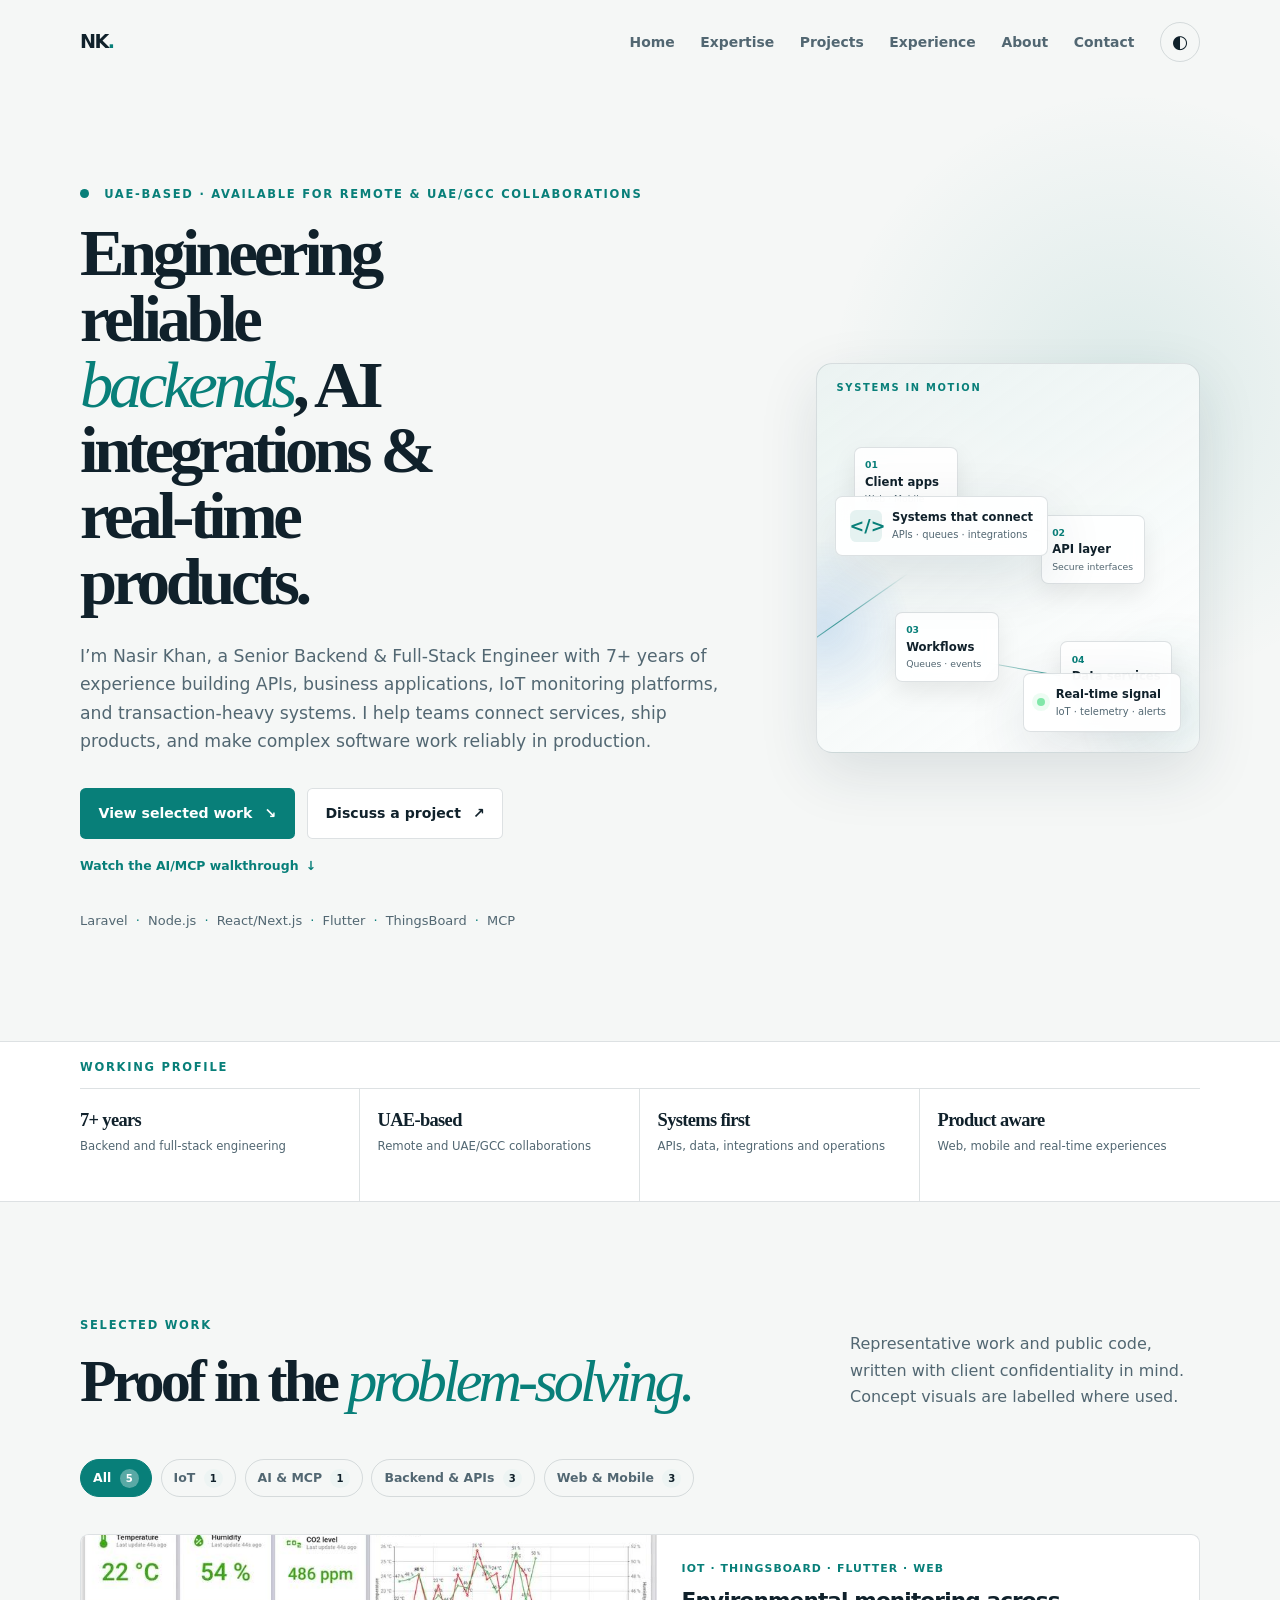
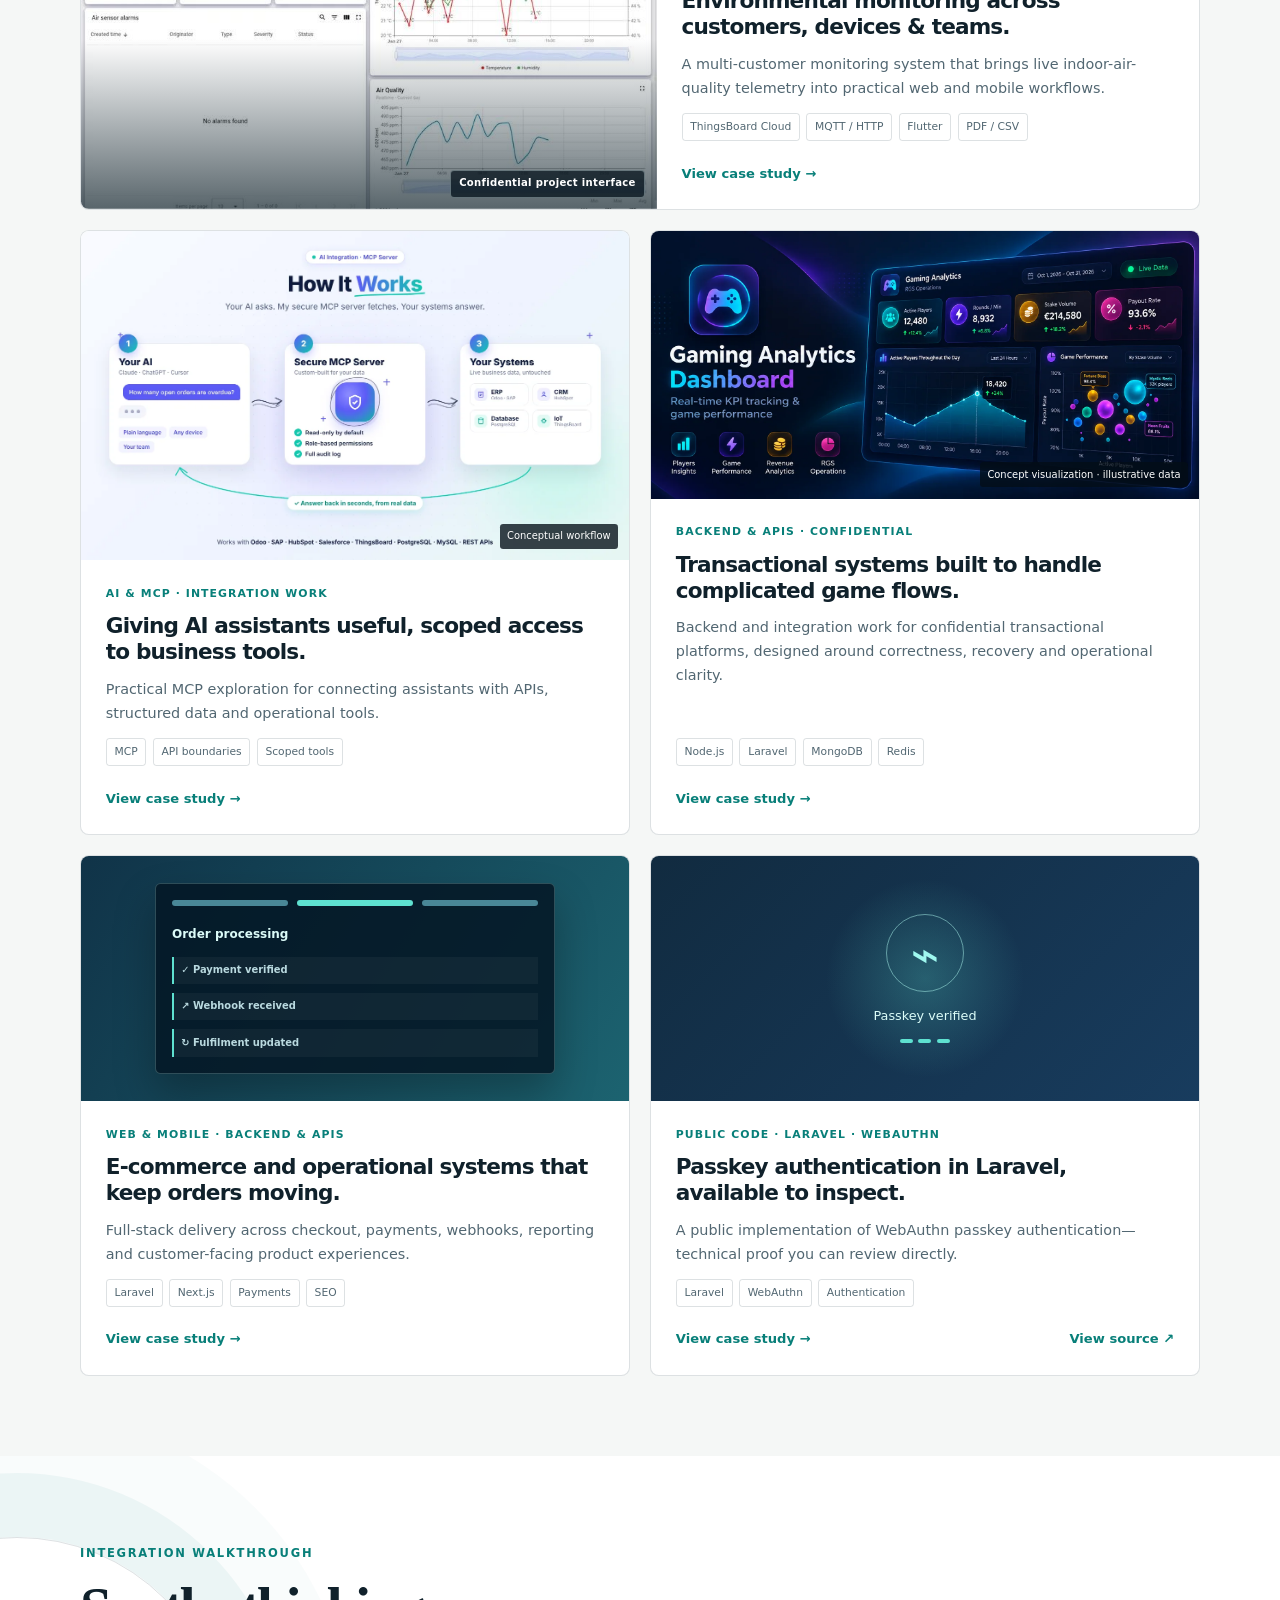
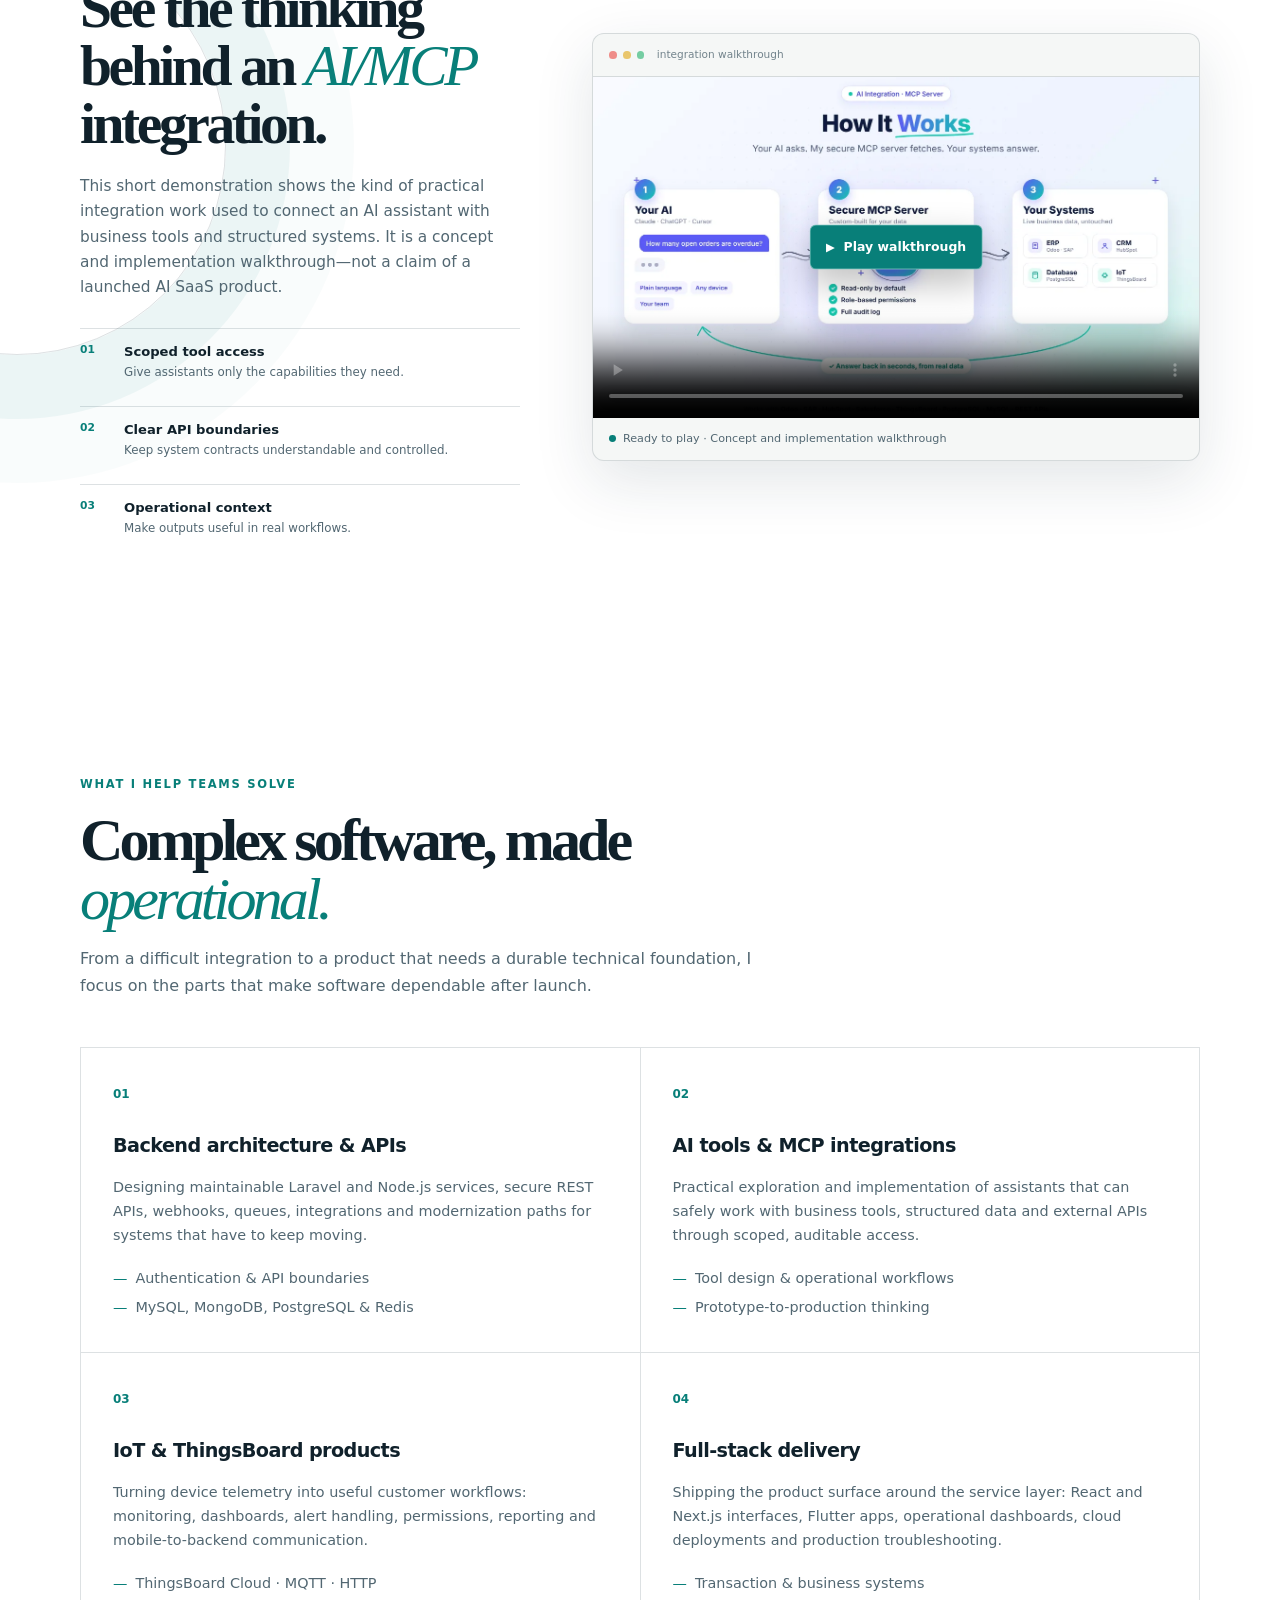
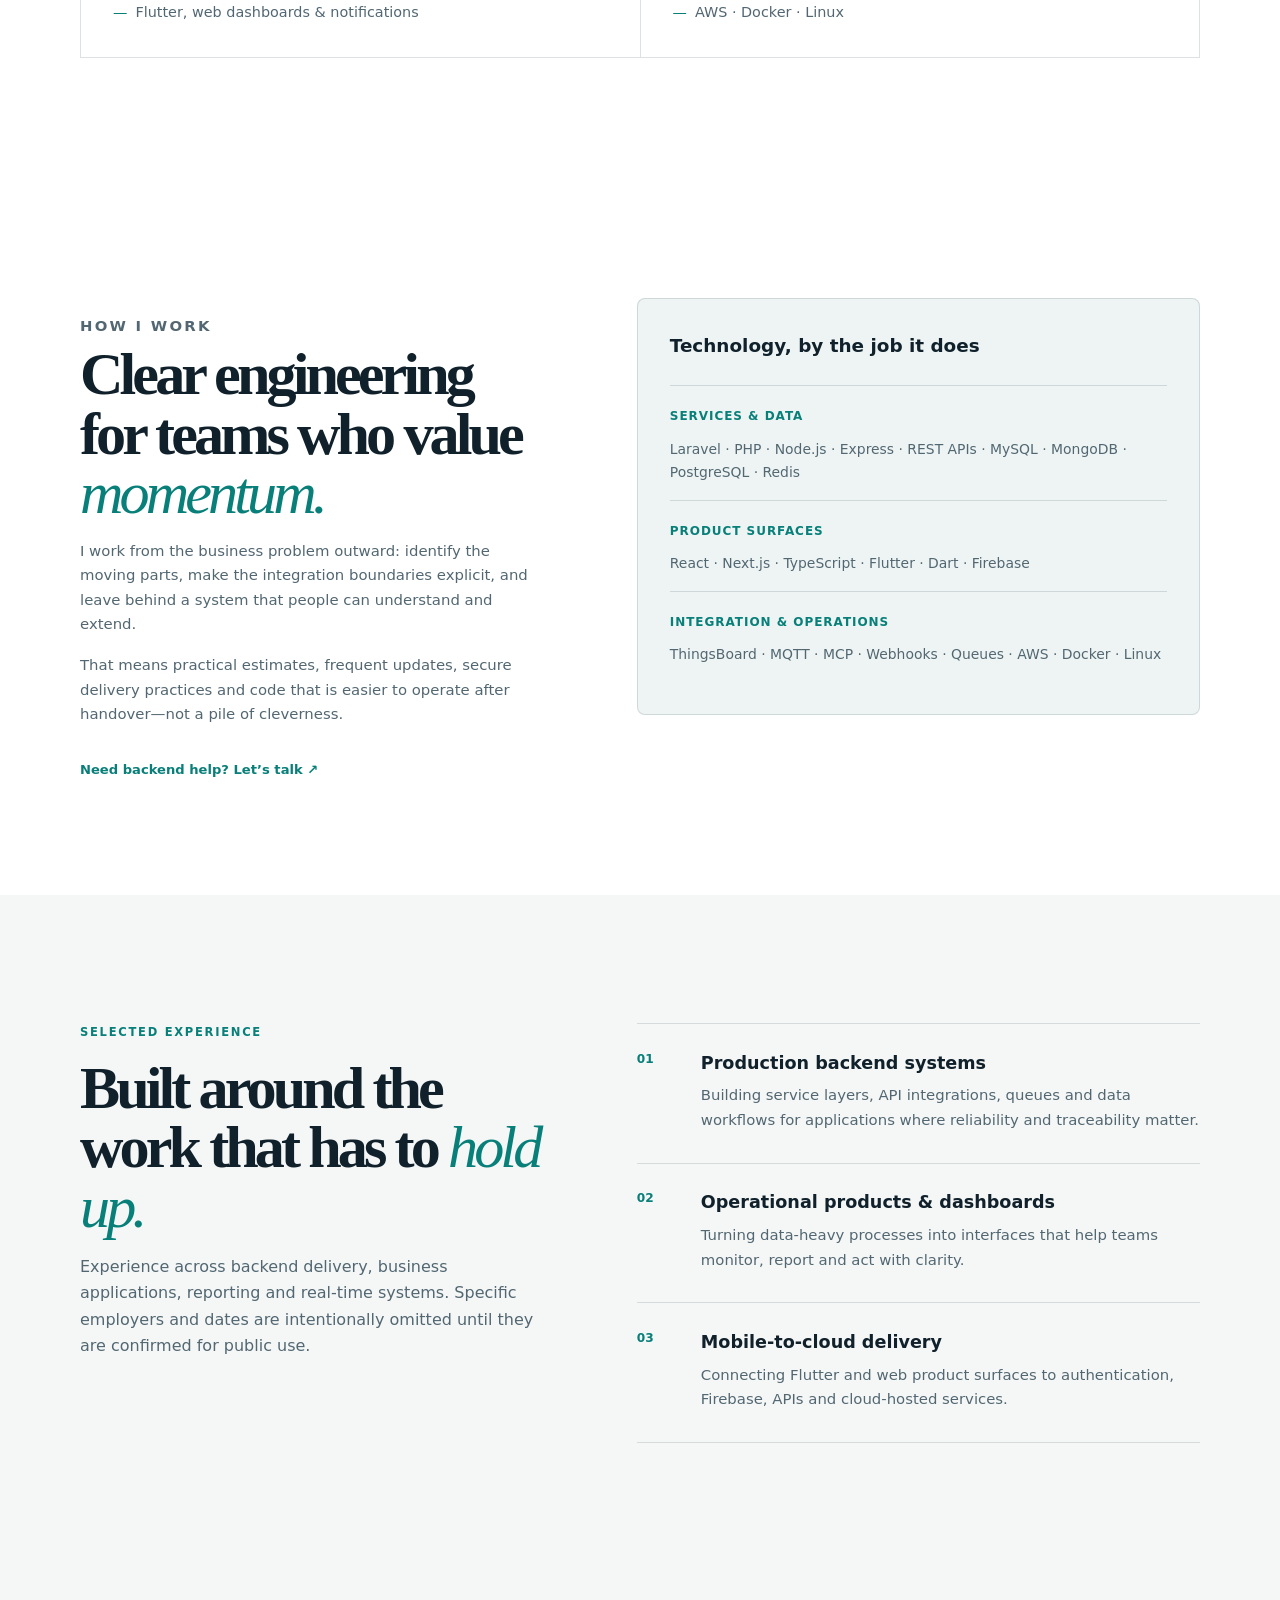
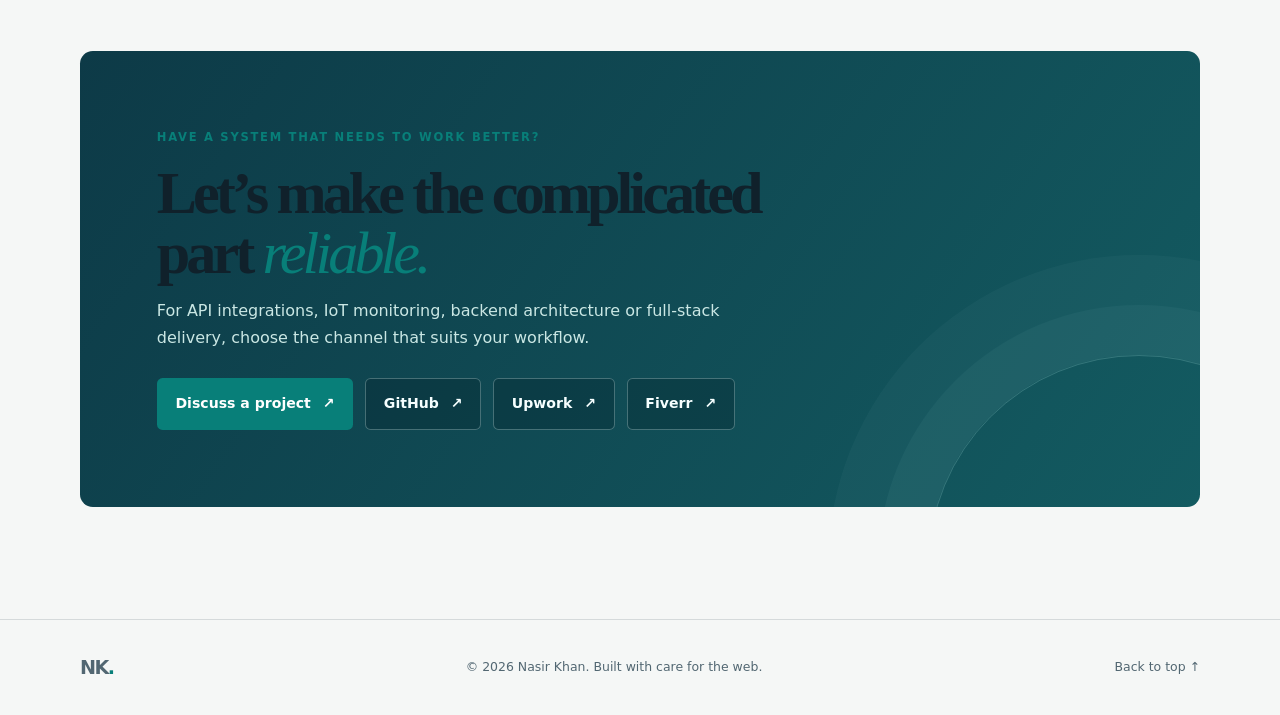
<file: index.html>
<!doctype html>
<html lang="en">
<head>
  <meta charset="utf-8">
  <meta name="viewport" content="width=device-width, initial-scale=1">
  <meta name="robots" content="index,follow">
  <meta name="author" content="Nasir Khan">
  <meta name="description" content="Nasir Khan is a UAE-based Senior Backend &amp; Full-Stack Engineer building reliable APIs, AI integrations, IoT products and transaction-heavy systems.">
  <meta name="keywords" content="Nasir Khan, senior backend engineer, full-stack engineer, Laravel, Node.js, API integrations, AI MCP, ThingsBoard, Flutter, Dubai">
  <link rel="canonical" href="https://nasirkhan-259.github.io/">
  <link rel="alternate" hreflang="en" href="https://nasirkhan-259.github.io/">
  <link rel="icon" href="favicon.ico" sizes="any">
  <meta name="theme-color" content="#071725">
  <meta property="og:type" content="website">
  <meta property="og:site_name" content="Nasir Khan">
  <meta property="og:title" content="Nasir Khan — Senior Backend &amp; Full-Stack Engineer">
  <meta property="og:description" content="Reliable backends, AI integrations and real-time products for teams that need complex software to work in production.">
  <meta property="og:url" content="https://nasirkhan-259.github.io/">
  <meta property="og:image" content="https://nasirkhan-259.github.io/assets/images/avatar-illustration.webp">
  <meta property="og:image:alt" content="Illustrated portrait of Nasir Khan">
  <meta name="twitter:card" content="summary_large_image">
  <meta name="twitter:title" content="Nasir Khan — Senior Backend &amp; Full-Stack Engineer">
  <meta name="twitter:description" content="Reliable backends, AI integrations and real-time products.">
  <meta name="twitter:image" content="https://nasirkhan-259.github.io/assets/images/avatar-illustration.webp">
  <meta name="google-site-verification" content="qseY1aijwnoF18JBjq2VQHe3jVS2VEtaCmof2lwBsc0">
  <title>Nasir Khan — Senior Backend &amp; Full-Stack Engineer</title>
  <script>document.documentElement.dataset.theme=localStorage.getItem('theme')||((matchMedia('(prefers-color-scheme: light)').matches)?'light':'dark');</script>
  <link rel="stylesheet" href="style.css">
  <link rel="stylesheet" href="a11y.css">
  <link rel="stylesheet" href="motion.css">
  <link rel="stylesheet" href="showcase.css">
  <link rel="stylesheet" href="structure.css">
  <script type="application/ld+json">
  {"@context":"https://schema.org","@type":"Person","name":"Nasir Khan","url":"https://nasirkhan-259.github.io/","jobTitle":"Senior Backend & Full-Stack Engineer","description":"UAE-based engineer building APIs, AI integrations, IoT products and transaction-heavy systems.","sameAs":["https://www.linkedin.com/in/nasir-developer/","https://github.com/Nasirkhan-259","https://www.upwork.com/freelancers/~016ed52f5144f20405","https://www.fiverr.com/nasirkhan259"]}
  </script>
</head>
<body class="no-js">
  <a class="skip-link" href="#main-content">Skip to content</a>
  <header class="site-header" data-header>
    <nav class="container nav" aria-label="Primary navigation">
      <a class="wordmark" href="#home" aria-label="Nasir Khan, home">NK<span>.</span></a>
      <button class="menu-toggle" type="button" aria-expanded="false" aria-controls="primary-menu"><span class="sr-only">Open navigation</span><span aria-hidden="true"></span><span aria-hidden="true"></span></button>
      <div class="nav-panel" id="primary-menu"><a href="#home">Home</a><a href="#expertise">Expertise</a><a href="#projects">Projects</a><a href="#experience">Experience</a><a href="#about">About</a><a href="#contact">Contact</a><button class="theme-toggle" type="button" aria-label="Switch to light theme" aria-pressed="false"><span aria-hidden="true">◐</span></button></div>
    </nav>
  </header>
  <main id="main-content">
    <section id="home" class="hero section"><div class="container hero-grid"><div class="hero-copy reveal"><p class="eyebrow"><span></span> UAE-based · available for remote &amp; UAE/GCC collaborations</p><h1>Engineering reliable <em>backends</em>, AI integrations &amp; real-time products.</h1><p class="hero-lede">I’m Nasir Khan, a Senior Backend &amp; Full-Stack Engineer with 7+ years of experience building APIs, business applications, IoT monitoring platforms, and transaction-heavy systems. I help teams connect services, ship products, and make complex software work reliably in production.</p><div class="hero-actions"><a class="button button-primary" href="#projects">View selected work <span aria-hidden="true">↘</span></a><a class="button button-secondary" href="https://www.linkedin.com/in/nasir-developer/" target="_blank" rel="noopener noreferrer">Discuss a project <span aria-hidden="true">↗</span></a></div><p class="technology-line">Laravel <i>·</i> Node.js <i>·</i> React/Next.js <i>·</i> Flutter <i>·</i> ThingsBoard <i>·</i> MCP</p></div><div class="hero-visual reveal delay-1" role="img" aria-label="A conceptual engineering workflow connecting client apps, an API layer, automated workflows and data services"><div class="orb orb-one"></div><div class="orb orb-two"></div><div class="architecture-map" aria-hidden="true"><div class="map-node map-client"><span>01</span><b>Client apps</b><small>Web · Mobile</small></div><div class="map-node map-api"><span>02</span><b>API layer</b><small>Secure interfaces</small></div><div class="map-node map-flow"><span>03</span><b>Workflows</b><small>Queues · events</small></div><div class="map-node map-data"><span>04</span><b>Data services</b><small>Systems of record</small></div><i class="map-route route-one"></i><i class="map-route route-two"></i><i class="map-route route-three"></i></div><div class="floating-card card-api"><span class="code-mark">&lt;/&gt;</span><div><b>Systems that connect</b><small>APIs · queues · integrations</small></div></div><div class="floating-card card-signal"><span class="pulse-dot"></span><div><b>Real-time signal</b><small>IoT · telemetry · alerts</small></div></div></div></div></section>
    <section id="expertise" class="section section-muted"><div class="container"><div class="section-heading reveal"><p class="eyebrow">What I help teams solve</p><h2>Complex software, made <em>operational.</em></h2><p>From a difficult integration to a product that needs a durable technical foundation, I focus on the parts that make software dependable after launch.</p></div><div class="service-grid"><article class="service-card reveal"><span class="service-number">01</span><h3>Backend architecture &amp; APIs</h3><p>Designing maintainable Laravel and Node.js services, secure REST APIs, webhooks, queues, integrations and modernization paths for systems that have to keep moving.</p><ul><li>Authentication &amp; API boundaries</li><li>MySQL, MongoDB, PostgreSQL &amp; Redis</li></ul></article><article class="service-card reveal delay-1"><span class="service-number">02</span><h3>AI tools &amp; MCP integrations</h3><p>Practical exploration and implementation of assistants that can safely work with business tools, structured data and external APIs through scoped, auditable access.</p><ul><li>Tool design &amp; operational workflows</li><li>Prototype-to-production thinking</li></ul></article><article class="service-card reveal delay-2"><span class="service-number">03</span><h3>IoT &amp; ThingsBoard products</h3><p>Turning device telemetry into useful customer workflows: monitoring, dashboards, alert handling, permissions, reporting and mobile-to-backend communication.</p><ul><li>ThingsBoard Cloud · MQTT · HTTP</li><li>Flutter, web dashboards &amp; notifications</li></ul></article><article class="service-card reveal"><span class="service-number">04</span><h3>Full-stack delivery</h3><p>Shipping the product surface around the service layer: React and Next.js interfaces, Flutter apps, operational dashboards, cloud deployments and production troubleshooting.</p><ul><li>Transaction &amp; business systems</li><li>AWS · Docker · Linux</li></ul></article></div></div></section>
    <section id="projects" class="section projects-section"><div class="container"><div class="section-heading split-heading reveal"><div><p class="eyebrow">Selected work</p><h2>Proof in the <em>problem-solving.</em></h2></div><p>Representative work and public code, written with client confidentiality in mind. Concept visuals are labelled where used.</p></div><div class="filter-bar reveal" role="toolbar" aria-label="Filter case studies"><button class="filter-chip is-active" type="button" data-filter="all" aria-pressed="true">All <span>5</span></button><button class="filter-chip" type="button" data-filter="iot" aria-pressed="false">IoT <span>1</span></button><button class="filter-chip" type="button" data-filter="ai" aria-pressed="false">AI &amp; MCP <span>1</span></button><button class="filter-chip" type="button" data-filter="backend" aria-pressed="false">Backend &amp; APIs <span>3</span></button><button class="filter-chip" type="button" data-filter="web" aria-pressed="false">Web &amp; Mobile <span>3</span></button></div><p class="filter-status sr-only" aria-live="polite"></p><div class="project-grid">
      <article class="project-card project-featured reveal" data-category="iot web"><div class="project-art iot-art" role="img" aria-label="Abstract visualisation of connected environmental sensors and live telemetry"><div class="iot-screen"><span>LIVE ENVIRONMENT</span><b>23.4°</b><div class="mini-chart"><i></i><i></i><i></i><i></i><i></i><i></i><i></i></div></div><div class="iot-node node-a"></div><div class="iot-node node-b"></div><div class="iot-line"></div></div><div class="project-body"><p class="project-kicker">IoT · ThingsBoard · Flutter · Web</p><h3>Environmental monitoring across customers, devices &amp; teams.</h3><p>A multi-customer monitoring system that brings live indoor-air-quality telemetry into practical web and mobile workflows.</p><ul class="tag-list"><li>ThingsBoard Cloud</li><li>MQTT / HTTP</li><li>Flutter</li><li>PDF / CSV</li></ul><a class="case-link" href="#iot-case" data-case="iot-case">View case study <span aria-hidden="true">→</span></a></div></article>
      <article class="project-card reveal delay-1" data-category="ai backend"><figure class="project-image"><img src="assets/images/ai-mcp-workflow.webp" width="1280" height="769" alt="Conceptual diagram showing an AI assistant connected to business tools through MCP" loading="lazy"><figcaption>Conceptual workflow</figcaption></figure><div class="project-body"><p class="project-kicker">AI &amp; MCP · Integration work</p><h3>Giving AI assistants useful, scoped access to business tools.</h3><p>Practical MCP exploration for connecting assistants with APIs, structured data and operational tools.</p><ul class="tag-list"><li>MCP</li><li>API boundaries</li><li>Scoped tools</li></ul><a class="case-link" href="#ai-case" data-case="ai-case">View case study <span aria-hidden="true">→</span></a></div></article>
      <article class="project-card reveal" data-category="backend"><figure class="project-image"><img src="assets/images/gaming-analytics-hero.webp" width="1600" height="781" alt="Illustrative operations analytics dashboard concept" loading="lazy"><figcaption>Concept visualization · illustrative data</figcaption></figure><div class="project-body"><p class="project-kicker">Backend &amp; APIs · Confidential</p><h3>Transactional systems built to handle complicated game flows.</h3><p>Backend and integration work for confidential transactional platforms, designed around correctness, recovery and operational clarity.</p><ul class="tag-list"><li>Node.js</li><li>Laravel</li><li>MongoDB</li><li>Redis</li></ul><a class="case-link" href="#gaming-case" data-case="gaming-case">View case study <span aria-hidden="true">→</span></a></div></article>
      <article class="project-card reveal delay-1" data-category="web backend"><div class="project-art commerce-art" role="img" aria-label="Abstract illustration of connected commerce operations"><div class="commerce-window"><div></div><div></div><div></div><span>Order processing</span><b>✓ Payment verified</b><b>↗ Webhook received</b><b>↻ Fulfilment updated</b></div></div><div class="project-body"><p class="project-kicker">Web &amp; Mobile · Backend &amp; APIs</p><h3>E-commerce and operational systems that keep orders moving.</h3><p>Full-stack delivery across checkout, payments, webhooks, reporting and customer-facing product experiences.</p><ul class="tag-list"><li>Laravel</li><li>Next.js</li><li>Payments</li><li>SEO</li></ul><a class="case-link" href="#commerce-case" data-case="commerce-case">View case study <span aria-hidden="true">→</span></a></div></article>
      <article class="project-card project-code reveal" data-category="web backend"><div class="project-art passkey-art" role="img" aria-label="Illustration of a passkey authentication flow"><span class="lock-icon">⌁</span><p>Passkey verified</p><div class="passkey-line"><i></i><i></i><i></i></div></div><div class="project-body"><p class="project-kicker">Public code · Laravel · WebAuthn</p><h3>Passkey authentication in Laravel, available to inspect.</h3><p>A public implementation of WebAuthn passkey authentication—technical proof you can review directly.</p><ul class="tag-list"><li>Laravel</li><li>WebAuthn</li><li>Authentication</li></ul><div class="case-actions"><a class="case-link" href="#passkey-case" data-case="passkey-case">View case study <span aria-hidden="true">→</span></a><a class="source-link" href="https://github.com/Nasirkhan-259/laravel-webauthn" target="_blank" rel="noopener noreferrer">View source <span aria-hidden="true">↗</span></a></div></div></article>
    </div></div></section>
    <section id="case-study-details" class="section section-muted" aria-label="Detailed case studies"><div class="container"><div class="section-heading"><p class="eyebrow">Case-study details</p><h2>The engineering behind the <em>work.</em></h2><p>These details remain visible even when JavaScript is unavailable. Select “View case study” above to read them in a focused dialog.</p></div><div class="case-detail-list">
      <article id="iot-case" class="case-detail"><p class="project-kicker">IoT · ThingsBoard · Flutter · Web</p><h3>IoT environmental monitoring</h3><div><section><h4>Problem</h4><p>Live temperature, humidity, CO₂, PM2.5 and other indoor-air-quality readings need to become clear, manageable workflows across different customers and devices.</p></section><section><h4>Approach</h4><p>Structured ThingsBoard Cloud telemetry alongside web and mobile experiences for historical charts, configurable thresholds and role-aware device visibility.</p></section><section><h4>Engineering work</h4><p>Alert acknowledgement and snooze flows, notifications, reporting and API-driven interfaces designed to make operational follow-up straightforward.</p></section><section><h4>Outcome</h4><p>A focused monitoring foundation for turning device signals into usable information and actions. Client branding is intentionally not shown.</p></section></div><p class="detail-stack"><b>Technical stack:</b> ThingsBoard Cloud, MQTT, HTTP, Flutter, web interfaces, PDF/CSV reporting</p></article>
      <article id="ai-case" class="case-detail"><p class="project-kicker">AI &amp; MCP · Prototype / integration work</p><h3>AI business-system integration</h3><div><section><h4>Problem</h4><p>Assistants are only useful when they can operate within real business context without exposing broad or unsafe access to systems.</p></section><section><h4>Approach</h4><p>Exploration of Model Context Protocol connections between assistants, ThingsBoard, structured databases and external APIs.</p></section><section><h4>Engineering work</h4><p>Thinking through scoped tools, API boundaries, structured responses and operational workflows that keep the integration understandable and controllable.</p></section><section><h4>Outcome</h4><p>Practical prototype and integration work—not a claim of a launched AI SaaS or production RAG/agent product.</p></section></div><p class="detail-stack"><b>Technical stack:</b> MCP, APIs, structured databases, ThingsBoard, tool access design</p></article>
      <article id="gaming-case" class="case-detail"><p class="project-kicker">Backend &amp; APIs · Confidential work</p><h3>High-volume transaction and gaming backends</h3><div><section><h4>Problem</h4><p>Transactional platforms need consistent handling of provider interactions, balances, bet/win/rollback flows and operations reporting—without losing track of edge cases.</p></section><section><h4>Approach</h4><p>Integration-oriented backend work focused on clear transaction paths, recovery-aware processing and operational visibility.</p></section><section><h4>Engineering work</h4><p>Provider API integrations, wallet and balance operations, bonus and tournament workflows, queues, currency/reporting logic and analytics dashboards.</p></section><section><h4>Outcome</h4><p>Robustness and integration design for confidential systems. No client names, endpoints, production figures or real player data are disclosed.</p></section></div><p class="detail-stack"><b>Technical stack:</b> Laravel, Node.js, MongoDB, Redis, queues, operational analytics</p></article>
      <article id="commerce-case" class="case-detail"><p class="project-kicker">Web &amp; Mobile · Backend &amp; APIs</p><h3>E-commerce and operational systems</h3><div><section><h4>Problem</h4><p>Commerce operations involve connected journeys: checkout, payment confirmation, order processing, reporting, customer experiences and production support.</p></section><section><h4>Approach</h4><p>Build service layers and interfaces around dependable workflow transitions, webhooks and real operational needs.</p></section><section><h4>Engineering work</h4><p>Laravel checkout workflows, payment integrations, webhook handling, reporting, SEO and deployment; Next.js administrative and customer-facing experiences where appropriate.</p></section><section><h4>Outcome</h4><p>Maintainable full-stack foundations for commercial operations, without disclosing confidential business details or unverified outcomes.</p></section></div><p class="detail-stack"><b>Technical stack:</b> Laravel, Next.js, payments, webhooks, reporting, deployment</p></article>
      <article id="passkey-case" class="case-detail"><p class="project-kicker">Public code · Laravel · WebAuthn</p><h3>Laravel Passkeys / WebAuthn</h3><div><section><h4>Problem</h4><p>Teams exploring passwordless authentication need a concrete, inspectable implementation rather than an abstract feature list.</p></section><section><h4>Approach</h4><p>A public Laravel repository implementing WebAuthn passkey authentication.</p></section><section><h4>Engineering work</h4><p>Public-source implementation focused on bringing modern passkey flows into a Laravel application.</p></section><section><h4>Outcome</h4><p>Verifiable technical work that can be reviewed directly on GitHub.</p></section></div><p class="detail-stack"><b>Technical stack:</b> Laravel, WebAuthn, passkeys, authentication</p><a class="button button-primary" href="https://github.com/Nasirkhan-259/laravel-webauthn" target="_blank" rel="noopener noreferrer">View source code <span aria-hidden="true">↗</span></a></article>
    </div></div></section>
    <section id="experience" class="section"><div class="container experience-layout"><div class="section-heading reveal"><p class="eyebrow">Selected experience</p><h2>Built around the work that has to <em>hold up.</em></h2><p>Experience across backend delivery, business applications, reporting and real-time systems. Specific employers and dates are intentionally omitted until they are confirmed for public use.</p></div><div class="experience-list reveal delay-1"><article><span>01</span><div><h3>Production backend systems</h3><p>Building service layers, API integrations, queues and data workflows for applications where reliability and traceability matter.</p></div></article><article><span>02</span><div><h3>Operational products &amp; dashboards</h3><p>Turning data-heavy processes into interfaces that help teams monitor, report and act with clarity.</p></div></article><article><span>03</span><div><h3>Mobile-to-cloud delivery</h3><p>Connecting Flutter and web product surfaces to authentication, Firebase, APIs and cloud-hosted services.</p></div></article></div></div></section>
    <section id="about" class="section section-muted"><div class="container about-grid"><div class="about-statement reveal"><p class="eyebrow">How I work</p><h2>Clear engineering for teams who value <em>momentum.</em></h2><p>I work from the business problem outward: identify the moving parts, make the integration boundaries explicit, and leave behind a system that people can understand and extend.</p><p>That means practical estimates, frequent updates, secure delivery practices and code that is easier to operate after handover—not a pile of cleverness.</p><a class="text-link" href="https://www.upwork.com/freelancers/~016ed52f5144f20405" target="_blank" rel="noopener noreferrer">Need backend help? Let’s talk <span aria-hidden="true">↗</span></a></div><div class="stack-panel reveal delay-1"><h3>Technology, by the job it does</h3><div class="stack-group"><b>Services &amp; data</b><p>Laravel · PHP · Node.js · Express · REST APIs · MySQL · MongoDB · PostgreSQL · Redis</p></div><div class="stack-group"><b>Product surfaces</b><p>React · Next.js · TypeScript · Flutter · Dart · Firebase</p></div><div class="stack-group"><b>Integration &amp; operations</b><p>ThingsBoard · MQTT · MCP · Webhooks · Queues · AWS · Docker · Linux</p></div></div></div></section>
    <section id="contact" class="section contact-section"><div class="container contact-card reveal"><p class="eyebrow">Have a system that needs to work better?</p><h2>Let’s make the complicated part <em>reliable.</em></h2><p>For API integrations, IoT monitoring, backend architecture or full-stack delivery, choose the channel that suits your workflow.</p><div class="contact-links"><a class="button button-primary" href="https://www.linkedin.com/in/nasir-developer/" target="_blank" rel="noopener noreferrer">Discuss a project <span aria-hidden="true">↗</span></a><a class="button button-secondary" href="https://github.com/Nasirkhan-259" target="_blank" rel="noopener noreferrer">GitHub <span aria-hidden="true">↗</span></a><a class="button button-secondary" href="https://www.upwork.com/freelancers/~016ed52f5144f20405" target="_blank" rel="noopener noreferrer">Upwork <span aria-hidden="true">↗</span></a><a class="button button-secondary" href="https://www.fiverr.com/nasirkhan259" target="_blank" rel="noopener noreferrer">Fiverr <span aria-hidden="true">↗</span></a></div></div></section>
    <section id="mcp-demo" class="section demo-section"><div class="container demo-layout"><div class="demo-copy reveal"><p class="eyebrow">Integration walkthrough</p><h2>See the thinking behind an <em>AI/MCP</em> integration.</h2><p>This short demonstration shows the kind of practical integration work used to connect an AI assistant with business tools and structured systems. It is a concept and implementation walkthrough—not a claim of a launched AI SaaS product.</p><div class="demo-principles"><div><span>01</span><b>Scoped tool access</b><small>Give assistants only the capabilities they need.</small></div><div><span>02</span><b>Clear API boundaries</b><small>Keep system contracts understandable and controlled.</small></div><div><span>03</span><b>Operational context</b><small>Make outputs useful in real workflows.</small></div></div></div><div class="demo-stage reveal delay-1"><div class="demo-browser"><div class="browser-chrome" aria-hidden="true"><i></i><i></i><i></i><span>integration walkthrough</span></div><div class="video-wrap"><video class="mcp-video" controls playsinline preload="metadata" poster="assets/images/ai-mcp-workflow.webp" aria-describedby="video-status"><source src="ai-integration-mcp-server-intro.mp4" type="video/mp4"><p>Your browser does not support this video. <a href="ai-integration-mcp-server-intro.mp4">Download the MP4 walkthrough</a>.</p></video><button class="video-play" type="button" aria-label="Play the AI and MCP integration walkthrough"><span aria-hidden="true">▶</span> Play walkthrough</button></div><p class="video-status" id="video-status" aria-live="polite">Ready to play · Concept and implementation walkthrough</p></div></div></div></section>
    <section id="proof" class="proof-section" aria-label="Working profile"><div class="container"><p class="eyebrow">Working profile</p><div class="proof-grid"><article><b>7+ years</b><span>Backend and full-stack engineering</span></article><article><b>UAE-based</b><span>Remote and UAE/GCC collaborations</span></article><article><b>Systems first</b><span>APIs, data, integrations and operations</span></article><article><b>Product aware</b><span>Web, mobile and real-time experiences</span></article></div></div></section>
  </main>
  <footer class="site-footer"><div class="container"><a class="wordmark" href="#home" aria-label="Back to top">NK<span>.</span></a><p>© <span data-year>2026</span> Nasir Khan. Built with care for the web.</p><a href="#home">Back to top ↑</a></div></footer>
  <dialog class="case-dialog" aria-labelledby="dialog-title"><div class="dialog-top"><p class="eyebrow">Selected work</p><button class="dialog-close" type="button" aria-label="Close case study">×</button></div><div class="dialog-content"></div></dialog>
  <script src="script.js" defer></script>
</body>
</html>
</file>
<file: style.css>
:root{--bg:#071725;--surface:#0b2031;--surface-2:#0f2b3e;--text:#f1f6f5;--muted:#aabcc3;--line:rgba(203,229,231,.16);--accent:#5ee1d0;--accent-ink:#062321;--accent-soft:rgba(94,225,208,.13);--shadow:0 24px 70px rgba(0,0,0,.23);--display:Georgia,'Times New Roman',serif;--sans:Inter,ui-sans-serif,system-ui,-apple-system,BlinkMacSystemFont,"Segoe UI",sans-serif;color-scheme:dark}
:root[data-theme="light"]{--bg:#f5f7f6;--surface:#fff;--surface-2:#edf4f3;--text:#10212b;--muted:#526772;--line:rgba(14,47,59,.14);--accent:#087f79;--accent-ink:#fff;--accent-soft:rgba(8,127,121,.1);--shadow:0 20px 60px rgba(24,51,62,.12);color-scheme:light}
*{box-sizing:border-box}html{scroll-behavior:smooth;scroll-padding-top:5.5rem}body{margin:0;background:var(--bg);color:var(--text);font:400 16px/1.65 var(--sans);-webkit-font-smoothing:antialiased;text-rendering:optimizeLegibility}img{display:block;max-width:100%}a{color:inherit;text-decoration:none}button{font:inherit}button,a{touch-action:manipulation}.container{width:min(1120px,calc(100% - 3rem));margin:auto}.section{padding:7rem 0}.section-muted{background:var(--surface)}.sr-only{position:absolute;width:1px;height:1px;padding:0;margin:-1px;overflow:hidden;clip:rect(0,0,0,0);white-space:nowrap;border:0}.skip-link{position:fixed;top:1rem;left:1rem;z-index:100;color:var(--accent-ink);background:var(--accent);padding:.65rem 1rem;border-radius:.4rem;transform:translateY(-200%)}.skip-link:focus{transform:none}.site-header{position:sticky;top:0;z-index:20;transition:background .2s,box-shadow .2s}.site-header.is-scrolled{background:color-mix(in srgb,var(--bg) 91%,transparent);box-shadow:0 1px 0 var(--line);backdrop-filter:blur(14px)}.nav{min-height:5.25rem;display:flex;align-items:center;justify-content:space-between;gap:2rem}.wordmark{font-weight:800;font-size:1.2rem;letter-spacing:-.08em}.wordmark span{color:var(--accent)}.nav-panel{display:flex;align-items:center;gap:1.6rem;color:var(--muted);font-size:.87rem;font-weight:600}.nav-panel a{transition:color .2s}.nav-panel a:hover,.nav-panel a:focus-visible{color:var(--accent)}.theme-toggle,.menu-toggle{border:0;color:var(--text);background:transparent;cursor:pointer}.theme-toggle{display:grid;place-items:center;border:1px solid var(--line);border-radius:50%;width:2.5rem;height:2.5rem;font-size:1.15rem}.theme-toggle:hover{border-color:var(--accent);color:var(--accent)}.menu-toggle{display:none}.eyebrow{margin:0 0 1rem;color:var(--accent);font-size:.72rem;font-weight:750;letter-spacing:.15em;text-transform:uppercase}.eyebrow span{display:inline-block;width:.55rem;height:.55rem;margin-right:.6rem;background:var(--accent);border-radius:50%}.hero{overflow:hidden;padding:6.3rem 0 6.8rem}.hero-grid{display:grid;grid-template-columns:1.1fr .9fr;align-items:center;gap:4.5rem}.hero h1,.section-heading h2,.about-statement h2,.contact-card h2{max-width:800px;margin:0;font:700 clamp(2.65rem,6vw,5.3rem)/.99 var(--display);letter-spacing:-.065em}.section-heading h2,.about-statement h2,.contact-card h2{font-size:clamp(2.3rem,4.7vw,4rem)}em{font-weight:400;color:var(--accent)}.hero-lede{max-width:650px;margin:1.65rem 0 2rem;color:var(--muted);font-size:1.08rem}.hero-actions,.contact-links,.case-actions{display:flex;flex-wrap:wrap;gap:.75rem}.button{display:inline-flex;align-items:center;justify-content:center;gap:.75rem;padding:.83rem 1.1rem;border:1px solid transparent;border-radius:.35rem;font-size:.88rem;font-weight:750;transition:transform .2s,background .2s,border .2s}.button:hover{transform:translateY(-2px)}.button-primary{color:var(--accent-ink);background:var(--accent)}.button-secondary{color:var(--text);border-color:var(--line);background:var(--surface)}.button-secondary:hover{border-color:var(--accent);background:var(--accent-soft)}.technology-line{margin:2rem 0 0;color:var(--muted);font-size:.81rem}.technology-line i{color:var(--accent);font-style:normal;padding:0 .25rem}.hero-visual{position:relative;min-height:430px;display:grid;place-items:center}.portrait-frame{position:relative;z-index:2;width:min(355px,80vw);padding:10px;background:linear-gradient(135deg,var(--accent),rgba(94,225,208,.14));border-radius:45% 45% 4rem 4rem;box-shadow:var(--shadow)}.portrait-frame img{aspect-ratio:1/1;object-fit:cover;border-radius:42% 42% 3.5rem 3.5rem;background:#133242}.portrait-frame p{position:absolute;bottom:-1.25rem;left:2.2rem;right:2.2rem;margin:0;padding:.55rem .7rem;background:var(--surface);border:1px solid var(--line);border-radius:.35rem;font-size:.71rem;font-weight:700;box-shadow:var(--shadow)}.status-dot,.pulse-dot{display:inline-block;width:.5rem;height:.5rem;border-radius:50%;background:var(--accent);margin-right:.4rem}.orb{position:absolute;border-radius:50%;filter:blur(1px);opacity:.7}.orb-one{width:260px;height:260px;background:radial-gradient(circle,var(--accent-soft),transparent 70%);top:0;right:0}.orb-two{width:220px;height:220px;background:radial-gradient(circle,rgba(49,122,205,.25),transparent 70%);bottom:0;left:0}.floating-card{position:absolute;z-index:3;display:flex;align-items:center;gap:.65rem;padding:.7rem .85rem;background:color-mix(in srgb,var(--surface) 92%,transparent);border:1px solid var(--line);border-radius:.45rem;box-shadow:var(--shadow);backdrop-filter:blur(10px);font-size:.72rem}.floating-card b,.floating-card small{display:block}.floating-card small{color:var(--muted);font-size:.62rem}.card-api{top:15%;left:-1rem}.card-signal{right:-1rem;bottom:15%}.code-mark{color:var(--accent);font-size:1.1rem;font-weight:800}.pulse-dot{margin:0;background:#81e7a9;box-shadow:0 0 0 5px rgba(129,231,169,.14)}.section-heading{max-width:700px;margin-bottom:3rem}.section-heading>p:last-child{color:var(--muted);margin:1.1rem 0 0}.split-heading{display:flex;max-width:none;align-items:end;justify-content:space-between;gap:3rem}.split-heading>p{max-width:350px}.service-grid{display:grid;grid-template-columns:repeat(2,1fr);border-top:1px solid var(--line);border-left:1px solid var(--line)}.service-card{min-height:280px;padding:2rem;border-right:1px solid var(--line);border-bottom:1px solid var(--line);transition:background .25s}.service-card:hover{background:var(--surface-2)}.service-number{color:var(--accent);font-size:.75rem;font-weight:800}.service-card h3{margin:1.5rem 0 .65rem;font-size:1.2rem;letter-spacing:-.03em}.service-card p,.service-card li{color:var(--muted);font-size:.9rem}.service-card ul{margin:1.2rem 0 0;padding:0;list-style:none}.service-card li+li{margin-top:.35rem}.service-card li::before{content:'—';padding-right:.5rem;color:var(--accent)}.filter-bar{display:flex;flex-wrap:wrap;gap:.55rem;margin:0 0 2.3rem}.filter-chip{padding:.5rem .75rem;border:1px solid var(--line);border-radius:99px;color:var(--muted);background:transparent;cursor:pointer;font-size:.78rem;font-weight:700}.filter-chip span{display:inline-grid;place-items:center;min-width:1.2rem;height:1.2rem;margin-left:.25rem;border-radius:50%;color:var(--text);background:var(--surface-2);font-size:.63rem}.filter-chip:hover,.filter-chip.is-active{color:var(--accent-ink);background:var(--accent);border-color:var(--accent)}.filter-chip.is-active span{color:var(--accent-ink);background:rgba(255,255,255,.33)}.project-grid{display:grid;grid-template-columns:repeat(2,1fr);gap:1.25rem}.project-card{display:flex;flex-direction:column;min-width:0;background:var(--surface);border:1px solid var(--line);border-radius:.55rem;overflow:hidden;transition:transform .25s,border .25s,box-shadow .25s}.project-card:hover{transform:translateY(-4px);border-color:color-mix(in srgb,var(--accent) 60%,var(--line));box-shadow:var(--shadow)}.project-card[hidden]{display:none}.project-featured{grid-column:span 2;display:grid;grid-template-columns:1.03fr .97fr}.project-art,.project-image{position:relative;min-height:245px;margin:0;overflow:hidden;background:#0c3442}.project-image img{width:100%;height:100%;object-fit:cover}.project-image figcaption{position:absolute;right:.7rem;bottom:.7rem;padding:.28rem .45rem;background:rgba(3,14,22,.78);color:#fff;border-radius:.2rem;font-size:.62rem}.project-body{display:flex;flex:1;flex-direction:column;padding:1.55rem}.project-kicker{margin:0 0 .65rem;color:var(--accent);font-size:.68rem;font-weight:800;letter-spacing:.1em;text-transform:uppercase}.project-body h3{margin:0;font-size:1.35rem;line-height:1.2;letter-spacing:-.04em}.project-body>p:not(.project-kicker){margin:.8rem 0;color:var(--muted);font-size:.9rem}.tag-list{display:flex;flex-wrap:wrap;gap:.4rem;margin:auto 0 1.35rem;padding:0;list-style:none}.tag-list li{padding:.25rem .48rem;color:var(--muted);border:1px solid var(--line);border-radius:.2rem;font-size:.67rem}.case-link,.source-link,.text-link{color:var(--accent);font-size:.82rem;font-weight:800}.case-link span,.source-link span,.text-link span{display:inline-block;transition:transform .2s}.case-link:hover span,.source-link:hover span,.text-link:hover span{transform:translateX(4px)}.case-actions{justify-content:space-between;align-items:center;margin-top:auto}.iot-art{background:radial-gradient(circle at 75% 28%,rgba(94,225,208,.2),transparent 30%),linear-gradient(135deg,#09293b,#0e5360)}.iot-screen{position:absolute;top:14%;left:13%;z-index:2;width:50%;padding:1rem;background:rgba(3,18,31,.85);border:1px solid rgba(133,233,222,.35);border-radius:.45rem;color:#c6f6f0;box-shadow:0 18px 45px rgba(0,0,0,.35)}.iot-screen span{display:block;color:#8db6bb;font-size:.55rem;letter-spacing:.1em}.iot-screen b{font-size:2.4rem}.mini-chart{display:flex;align-items:end;gap:5px;height:40px}.mini-chart i{width:10%;background:#5ee1d0;border-radius:2px}.mini-chart i:nth-child(1){height:26%}.mini-chart i:nth-child(2){height:46%}.mini-chart i:nth-child(3){height:38%}.mini-chart i:nth-child(4){height:66%}.mini-chart i:nth-child(5){height:54%}.mini-chart i:nth-child(6){height:83%}.mini-chart i:nth-child(7){height:66%}.iot-node{position:absolute;z-index:3;width:17px;height:17px;border:4px solid #d9fffa;background:var(--accent);border-radius:50%;box-shadow:0 0 0 8px rgba(94,225,208,.15)}.node-a{top:36%;right:19%}.node-b{right:11%;bottom:22%}.iot-line{position:absolute;right:14%;top:41%;width:26%;height:35%;border-right:1px dashed #5ee1d0;border-bottom:1px dashed #5ee1d0}.commerce-art{display:grid;place-items:center;background:linear-gradient(125deg,#103348,#1c6370)}.commerce-window{display:grid;grid-template-columns:repeat(3,1fr);gap:.55rem;width:73%;padding:1rem;background:rgba(4,23,37,.86);border:1px solid rgba(180,238,235,.24);border-radius:.35rem;box-shadow:0 20px 40px rgba(0,0,0,.27)}.commerce-window div{height:6px;border-radius:3px;background:#498797}.commerce-window div:nth-child(2){background:#5ee1d0}.commerce-window span{grid-column:span 3;margin:.6rem 0 .2rem;color:#dbfbf8;font-size:.75rem;font-weight:700}.commerce-window b{grid-column:span 3;padding:.35rem .45rem;border-left:2px solid #5ee1d0;color:#b9d9df;background:rgba(255,255,255,.04);font-size:.62rem}.passkey-art{display:grid;place-content:center;text-align:center;background:radial-gradient(circle at center,rgba(94,225,208,.25),transparent 33%),linear-gradient(135deg,#112b40,#183c5e)}.lock-icon{display:grid;place-items:center;width:78px;height:78px;margin:auto;border:1px solid rgba(171,246,238,.5);border-radius:50%;color:#9ff8ef;font-size:3rem}.passkey-art p{margin:.8rem 0;color:#dbfcf8;font-size:.8rem}.passkey-line{display:flex;justify-content:center;gap:.35rem}.passkey-line i{width:13px;height:4px;background:#5ee1d0;border-radius:2px}.js #case-study-details{display:none}.case-detail-list{display:grid;gap:1rem}.case-detail{padding:1.5rem;background:var(--bg);border:1px solid var(--line);border-radius:.45rem;scroll-margin-top:6rem}.case-detail h3{margin:.1rem 0 1.5rem;font-size:1.5rem}.case-detail>div{display:grid;grid-template-columns:repeat(4,1fr);gap:1.25rem}.case-detail h4{margin:0 0 .3rem;font-size:.76rem;color:var(--accent);text-transform:uppercase;letter-spacing:.08em}.case-detail section p,.detail-stack{margin:0;color:var(--muted);font-size:.85rem}.detail-stack{margin-top:1.3rem!important}.case-detail .button{margin-top:1.3rem}.experience-layout,.about-grid{display:grid;grid-template-columns:.9fr 1.1fr;gap:6rem;align-items:start}.experience-list{border-top:1px solid var(--line)}.experience-list article{display:grid;grid-template-columns:3rem 1fr;gap:1rem;padding:1.55rem 0;border-bottom:1px solid var(--line)}.experience-list span{color:var(--accent);font-size:.76rem;font-weight:800}.experience-list h3{margin:0 0 .35rem;font-size:1.1rem}.experience-list p,.about-statement>p{margin:.35rem 0;color:var(--muted);font-size:.93rem}.about-statement>p{max-width:550px;margin-top:1rem}.text-link{display:inline-block;margin-top:1.7rem}.stack-panel{padding:2rem;background:var(--surface-2);border:1px solid var(--line);border-radius:.5rem}.stack-panel h3{margin:0 0 1.5rem;font-size:1.15rem}.stack-group{padding:1rem 0;border-top:1px solid var(--line)}.stack-group b{font-size:.75rem;color:var(--accent);text-transform:uppercase;letter-spacing:.08em}.stack-group p{margin:.55rem 0 0;color:var(--muted);font-size:.87rem}.contact-section{padding-top:4rem}.contact-card{padding:clamp(2rem,6vw,5rem);background:linear-gradient(125deg,#0d3a47,#135b61);border-radius:.8rem;overflow:hidden;position:relative}.contact-card:after{content:'';position:absolute;width:420px;height:420px;right:-150px;bottom:-270px;border:1px solid rgba(200,255,250,.19);border-radius:50%;box-shadow:0 0 0 50px rgba(200,255,250,.04),0 0 0 100px rgba(200,255,250,.03)}.contact-card>*{position:relative;z-index:1}.contact-card h2{max-width:700px}.contact-card>p:not(.eyebrow){max-width:570px;margin:1rem 0 1.7rem;color:#cae7e4}.contact-card .button-secondary{background:rgba(3,25,31,.26);border-color:rgba(228,255,252,.27);color:#f6ffff}.site-footer{padding:2rem 0;border-top:1px solid var(--line);color:var(--muted);font-size:.78rem}.site-footer .container{display:flex;align-items:center;justify-content:space-between;gap:1rem}.site-footer p{margin:0}.site-footer>a:last-child:hover{color:var(--accent)}.case-dialog{width:min(900px,calc(100% - 2rem));max-height:calc(100dvh - 2rem);padding:0;color:var(--text);background:var(--surface);border:1px solid var(--line);border-radius:.65rem;box-shadow:var(--shadow)}.case-dialog::backdrop{background:rgba(2,12,18,.72);backdrop-filter:blur(4px)}.dialog-top{display:flex;align-items:center;justify-content:space-between;padding:1.25rem 1.5rem;border-bottom:1px solid var(--line)}.dialog-top .eyebrow{margin:0}.dialog-close{display:grid;place-items:center;width:2.3rem;height:2.3rem;border:1px solid var(--line);border-radius:50%;color:var(--text);background:transparent;cursor:pointer;font-size:1.6rem;line-height:1}.dialog-content{padding:1.5rem}.dialog-content .project-kicker{margin:0 0 .5rem}.dialog-content h3{margin:0 0 1.5rem;font:700 2rem/1.05 var(--display);letter-spacing:-.04em}.dialog-content>div{display:grid;grid-template-columns:repeat(2,1fr);gap:1.3rem}.dialog-content h4{margin:0 0 .35rem;color:var(--accent);font-size:.73rem;text-transform:uppercase;letter-spacing:.09em}.dialog-content section p,.dialog-content .detail-stack{color:var(--muted);font-size:.9rem}.dialog-content .detail-stack{grid-column:span 2}.dialog-content .button{margin-top:1.2rem}a:focus-visible,button:focus-visible{outline:3px solid var(--accent);outline-offset:3px}.reveal{opacity:1;transform:none}.js .reveal{opacity:0;transform:translateY(16px);transition:opacity .5s ease,transform .5s ease}.js .reveal.is-visible{opacity:1;transform:none}.delay-1{transition-delay:.1s!important}.delay-2{transition-delay:.2s!important}
@media(max-width:820px){.section{padding:5rem 0}.hero{padding:3.8rem 0 5rem}.hero-grid,.experience-layout,.about-grid{grid-template-columns:1fr;gap:3.5rem}.hero h1{font-size:clamp(2.8rem,11vw,4.5rem)}.hero-visual{min-height:375px;order:-1}.portrait-frame{width:285px}.card-api{left:0}.card-signal{right:0}.split-heading{display:block}.service-grid,.project-grid{grid-template-columns:1fr}.project-featured{grid-column:auto;display:flex}.project-featured .project-art{min-height:280px}.case-detail>div{grid-template-columns:repeat(2,1fr)}.experience-layout{gap:1.5rem}.nav-panel{gap:.9rem}.nav-panel a{font-size:.8rem}}
@media(max-width:620px){.container{width:min(100% - 2rem,1120px)}.nav{min-height:4.5rem}.menu-toggle{display:grid;gap:5px;width:2.5rem;height:2.5rem;padding:.55rem;place-content:center}.menu-toggle span:not(.sr-only){display:block;width:1.25rem;height:1px;background:currentColor}.js .nav-panel{display:none;position:absolute;top:4rem;left:1rem;right:1rem;padding:1rem;background:var(--surface);border:1px solid var(--line);border-radius:.5rem;box-shadow:var(--shadow)}.js .nav-panel.is-open{display:grid;gap:.25rem}.nav-panel a{padding:.65rem}.theme-toggle{margin:.35rem}.no-js .nav{align-items:flex-start;padding:1rem 0}.no-js .nav-panel{display:flex;flex-wrap:wrap;justify-content:flex-end;gap:.6rem}.no-js .nav-panel a{font-size:.7rem}.hero-visual{min-height:330px}.hero-copy{order:2}.card-api{top:7%;left:-.3rem}.card-signal{right:-.3rem;bottom:6%}.floating-card{font-size:.64rem}.service-card{min-height:auto;padding:1.5rem}.project-art,.project-image{min-height:210px}.project-body{padding:1.3rem}.case-detail>div,.dialog-content>div{grid-template-columns:1fr}.dialog-content .detail-stack{grid-column:auto}.case-detail{padding:1.25rem}.contact-links .button{flex:1}.site-footer .container{flex-wrap:wrap}.site-footer p{order:3;width:100%}.dialog-content h3{font-size:1.7rem}.dialog-content{padding:1.25rem}.filter-bar{gap:.4rem}.filter-chip{font-size:.72rem}.technology-line{line-height:2}.hero-actions .button{width:100%}}
@media(prefers-reduced-motion:reduce){*,*::before,*::after{scroll-behavior:auto!important;transition-duration:.01ms!important;animation-duration:.01ms!important;animation-iteration-count:1!important}}
</file>
<file: a11y.css>
/* Native dialog fallback: keep case-study details available if the browser lacks dialog support. */
.js.dialog-enabled #case-study-details { display: none; }
.js:not(.dialog-enabled) #case-study-details { display: block; }
</file>
<file: motion.css>
/* A compact visual system map keeps the hero active without letting the portrait dominate it. */
.hero{background:radial-gradient(circle at 88% 32%,var(--accent-soft),transparent 23%)}
.hero-grid{grid-template-columns:minmax(0,1.28fr) minmax(270px,.72fr);gap:3.25rem}
.hero h1{font-size:clamp(2.55rem,5.2vw,4.75rem);max-width:12.5ch}
.hero-visual{min-height:390px;isolation:isolate;overflow:hidden;border:1px solid var(--line);border-radius:1rem;background:linear-gradient(145deg,color-mix(in srgb,var(--surface-2) 87%,var(--accent-soft)),var(--surface));box-shadow:var(--shadow);transition:transform .35s ease,box-shadow .35s ease}
.hero-visual:hover{transform:translateY(-5px);box-shadow:0 32px 80px color-mix(in srgb,var(--accent) 13%,transparent)}
.hero-visual::before{content:"";position:absolute;inset:0;z-index:-1;background:linear-gradient(90deg,transparent 49.5%,var(--line) 50%,transparent 50.5%),linear-gradient(transparent 49.5%,var(--line) 50%,transparent 50.5%);background-size:54px 54px;mask-image:linear-gradient(to bottom,black,transparent);opacity:.75;animation:grid-drift 13s linear infinite}
.hero-visual::after{content:"SYSTEMS IN MOTION";position:absolute;z-index:1;left:1.25rem;top:1rem;color:var(--accent);font-size:.62rem;font-weight:800;letter-spacing:.17em}
.architecture-map{position:absolute;inset:3.7rem 1.25rem 2.2rem 1.25rem}
.map-node{position:absolute;z-index:2;min-width:104px;padding:.58rem .65rem;border:1px solid var(--line);border-radius:.45rem;background:color-mix(in srgb,var(--surface) 88%,transparent);box-shadow:0 10px 24px rgba(0,0,0,.08);backdrop-filter:blur(8px)}
.map-node span,.map-node b,.map-node small{display:block}.map-node span{margin-bottom:.15rem;color:var(--accent);font-size:.58rem;font-weight:800}.map-node b{font-size:.73rem;line-height:1.2}.map-node small{margin-top:.15rem;color:var(--muted);font-size:.58rem}
.map-client{top:8%;left:5%;animation:node-drift 7s ease-in-out infinite}.map-api{top:31%;right:10%;animation:node-drift 7s ease-in-out 1.4s infinite}.map-flow{bottom:12%;left:17%;animation:node-drift 7s ease-in-out 2.8s infinite}.map-data{bottom:2%;right:2%;animation:node-drift 7s ease-in-out 4.2s infinite}
.map-route{position:absolute;z-index:1;height:1px;background:linear-gradient(90deg,transparent,var(--accent),transparent);transform-origin:left;opacity:.75}.route-one{top:28%;left:23%;width:53%;transform:rotate(11deg);animation:route-glow 3.4s ease-in-out infinite}.route-two{top:51%;left:21%;width:52%;transform:rotate(145deg);animation:route-glow 3.4s ease-in-out 1.1s infinite}.route-three{bottom:19%;left:40%;width:43%;transform:rotate(10deg);animation:route-glow 3.4s ease-in-out 2.2s infinite}
.orb-one{width:210px;height:210px;top:auto;right:-5rem;bottom:-4rem;animation:orb-breathe 7s ease-in-out infinite}
.orb-two{width:175px;height:175px;left:-5rem;bottom:10%;animation:orb-breathe 8s ease-in-out 1s infinite reverse}
.floating-card{z-index:2;transition:transform .3s ease,border-color .3s ease}
.hero-visual:hover .floating-card{border-color:color-mix(in srgb,var(--accent) 65%,var(--line))}
.card-api{top:34%;left:1.15rem;animation:card-float 6s ease-in-out infinite}
.card-signal{right:1.15rem;bottom:1.25rem;animation:card-float 6s ease-in-out 1.7s infinite reverse}
.hero-visual:has(.card-api)::selection{background:var(--accent);color:var(--accent-ink)}
.hero-visual .code-mark{display:grid;place-items:center;width:2rem;height:2rem;border-radius:.4rem;background:var(--accent-soft)}
.hero-visual .pulse-dot{animation:signal-pulse 1.8s ease-out infinite}
.iot-art{background-image:linear-gradient(to top,rgba(3,22,31,.66),rgba(3,22,31,0) 62%),url("assets/images/confidential-iot-monitoring-dashboard.jpeg");background-position:center bottom;background-size:cover}
.iot-art .iot-screen,.iot-art .iot-node,.iot-art .iot-line{display:none}
.iot-art::after{content:"Confidential project interface";position:absolute;z-index:2;right:.75rem;bottom:.7rem;padding:.3rem .5rem;border:1px solid rgba(235,255,254,.34);border-radius:.25rem;background:rgba(3,17,26,.74);color:#fff;font-size:.63rem;font-weight:700;letter-spacing:.03em}
.scroll-progress{position:fixed;z-index:40;top:0;left:0;width:100%;height:3px;transform:scaleX(0);transform-origin:left;background:var(--accent);box-shadow:0 0 12px var(--accent);pointer-events:none}
@keyframes grid-drift{to{background-position:54px 54px}}
@keyframes card-float{50%{transform:translateY(-8px)}}
@keyframes orb-breathe{50%{transform:scale(1.18);opacity:.9}}
@keyframes signal-pulse{70%{box-shadow:0 0 0 10px rgba(129,231,169,0)}100%{box-shadow:0 0 0 0 rgba(129,231,169,0)}}
@keyframes node-drift{50%{transform:translateY(-6px)}}
@keyframes route-glow{50%{opacity:1;filter:drop-shadow(0 0 5px var(--accent))}}
@media(max-width:820px){.hero-grid{grid-template-columns:1fr;gap:2rem}.hero h1{max-width:14ch}.hero-visual{min-height:330px;order:initial}.card-api{left:.8rem}.card-signal{right:.8rem}}
@media(max-width:470px){.hero-visual{min-height:295px}.floating-card{font-size:.6rem}.card-api{top:36%;left:.65rem}.card-signal{right:.65rem;bottom:.8rem}.hero-visual::after{left:.85rem}.architecture-map{inset:3.5rem .8rem 2.1rem}.map-node{min-width:86px;padding:.45rem}.map-node small{font-size:.5rem}.map-client{left:0}.map-api{right:2%}.map-flow{left:7%}.map-data{right:0}}
@media(prefers-reduced-motion:reduce){.hero-visual::before,.orb-one,.orb-two,.floating-card,.map-node,.map-route,.hero-visual .pulse-dot{animation:none!important}.hero-visual:hover{transform:none}}
</file>
<file: showcase.css>
/* An on-demand project walkthrough makes the portfolio demonstrative without using intrusive autoplay. */
.demo-section{position:relative;overflow:hidden;background:var(--surface)}
.nav-panel a[aria-current="true"]{color:var(--accent)}
.demo-section::before{content:"";position:absolute;top:10%;left:-12rem;width:26rem;height:26rem;border:1px solid var(--line);border-radius:50%;box-shadow:0 0 0 4rem color-mix(in srgb,var(--accent-soft) 55%,transparent),0 0 0 8rem color-mix(in srgb,var(--accent-soft) 22%,transparent)}
.demo-layout{position:relative;display:grid;grid-template-columns:.84fr 1.16fr;align-items:center;gap:4.5rem}.demo-copy h2{margin:0;font:700 clamp(2.2rem,4.5vw,3.8rem)/1.01 var(--display);letter-spacing:-.06em}.demo-copy>p:not(.eyebrow){margin:1.3rem 0 1.7rem;color:var(--muted);font-size:.96rem}.demo-principles{display:grid;gap:.75rem}.demo-principles>div{display:grid;grid-template-columns:2rem 1fr;column-gap:.75rem;padding:.75rem 0;border-top:1px solid var(--line)}.demo-principles span{grid-row:span 2;color:var(--accent);font-size:.67rem;font-weight:800}.demo-principles b{font-size:.82rem}.demo-principles small{color:var(--muted);font-size:.74rem}.demo-browser{overflow:hidden;border:1px solid var(--line);border-radius:.75rem;background:var(--bg);box-shadow:var(--shadow);transition:transform .3s ease,box-shadow .3s ease}.demo-browser:hover{transform:translateY(-5px);box-shadow:0 32px 76px color-mix(in srgb,var(--accent) 12%,transparent)}.browser-chrome{display:flex;align-items:center;gap:.38rem;padding:.75rem 1rem;border-bottom:1px solid var(--line);color:var(--muted);font-size:.66rem}.browser-chrome i{width:.48rem;height:.48rem;border-radius:50%;background:var(--line)}.browser-chrome i:first-child{background:#ef8d89}.browser-chrome i:nth-child(2){background:#e9c66c}.browser-chrome i:nth-child(3){background:#75cda2}.browser-chrome span{margin-left:.4rem;opacity:.8}.video-wrap{position:relative;aspect-ratio:16/9;background:#061722}.mcp-video{display:block;width:100%;height:100%;object-fit:cover}.video-play{position:absolute;left:50%;top:50%;display:inline-flex;align-items:center;gap:.55rem;padding:.7rem .95rem;transform:translate(-50%,-50%);border:1px solid rgba(234,255,252,.42);border-radius:.4rem;color:var(--accent-ink);background:var(--accent);box-shadow:0 14px 35px rgba(0,0,0,.25);cursor:pointer;font-size:.78rem;font-weight:800;transition:transform .2s ease,box-shadow .2s ease}.video-play:hover{transform:translate(-50%,-55%);box-shadow:0 18px 38px rgba(0,0,0,.35)}.video-play span{font-size:.72rem}.mcp-video.is-playing+.video-play{opacity:0;pointer-events:none}.no-js .video-play{display:none}.video-status{margin:0;padding:.75rem 1rem;color:var(--muted);font-size:.7rem}.video-status::before{content:"";display:inline-block;width:.43rem;height:.43rem;margin-right:.43rem;border-radius:50%;background:var(--accent)}
@media(max-width:820px){.demo-layout{grid-template-columns:1fr;gap:2.5rem}.demo-copy{max-width:620px}.demo-section::before{left:-17rem}.demo-stage{width:100%}}
@media(max-width:500px){.demo-section{padding:4.5rem 0}.demo-browser{border-radius:.55rem}.video-play{white-space:nowrap}.browser-chrome{padding:.65rem .75rem}.video-status{padding:.65rem .75rem}}
@media(prefers-reduced-motion:reduce){.demo-browser:hover,.video-play:hover{transform:none}}
</file>
<file: structure.css>
/* Narrative order: establish positioning, show proof, then explain the capability behind it. */
main{display:flex;flex-direction:column}#home{order:1}#proof{order:2}#projects{order:3}#case-study-details{order:4}#mcp-demo{order:5}#expertise{order:6}#about{order:7}#experience{order:8}#contact{order:9}
.proof-section{order:2;padding:0;border-top:1px solid var(--line);border-bottom:1px solid var(--line);background:var(--surface)}.proof-section .eyebrow{margin:0;padding:1rem 0 .7rem}.proof-grid{display:grid;grid-template-columns:repeat(4,1fr);border-top:1px solid var(--line)}.proof-grid article{min-height:112px;padding:1.35rem 1.1rem 1.35rem 0;border-right:1px solid var(--line);transition:background .25s ease,padding .25s ease}.proof-grid article:not(:first-child){padding-left:1.1rem}.proof-grid article:last-child{border-right:0}.proof-grid article:hover{background:var(--surface-2)}.proof-grid b,.proof-grid span{display:block}.proof-grid b{font:700 1.15rem/1.1 var(--display);letter-spacing:-.035em}.proof-grid span{margin-top:.45rem;color:var(--muted);font-size:.73rem;line-height:1.4}.hero-watch{display:inline-flex;align-items:center;gap:.45rem;margin:1.05rem 0 0;color:var(--accent);font-size:.78rem;font-weight:800}.hero-watch span{transition:transform .2s ease}.hero-watch:hover span{transform:translateY(3px)}
.projects-section{padding-bottom:5rem}.demo-section{padding-top:5.5rem}.contact-section{padding-top:6rem}.experience-layout{padding-top:1rem}.about-grid{padding-top:1rem}
@media(max-width:820px){.proof-grid{grid-template-columns:repeat(2,1fr)}.proof-grid article:nth-child(2){border-right:0}.proof-grid article:nth-child(-n+2){border-bottom:1px solid var(--line)}}
@media(max-width:500px){.proof-grid{grid-template-columns:1fr}.proof-grid article,.proof-grid article:not(:first-child){min-height:0;padding:1rem 0;border-right:0;border-bottom:1px solid var(--line)}.proof-grid article:last-child{border-bottom:0}.proof-section .eyebrow{padding-top:.85rem}}
</file>
